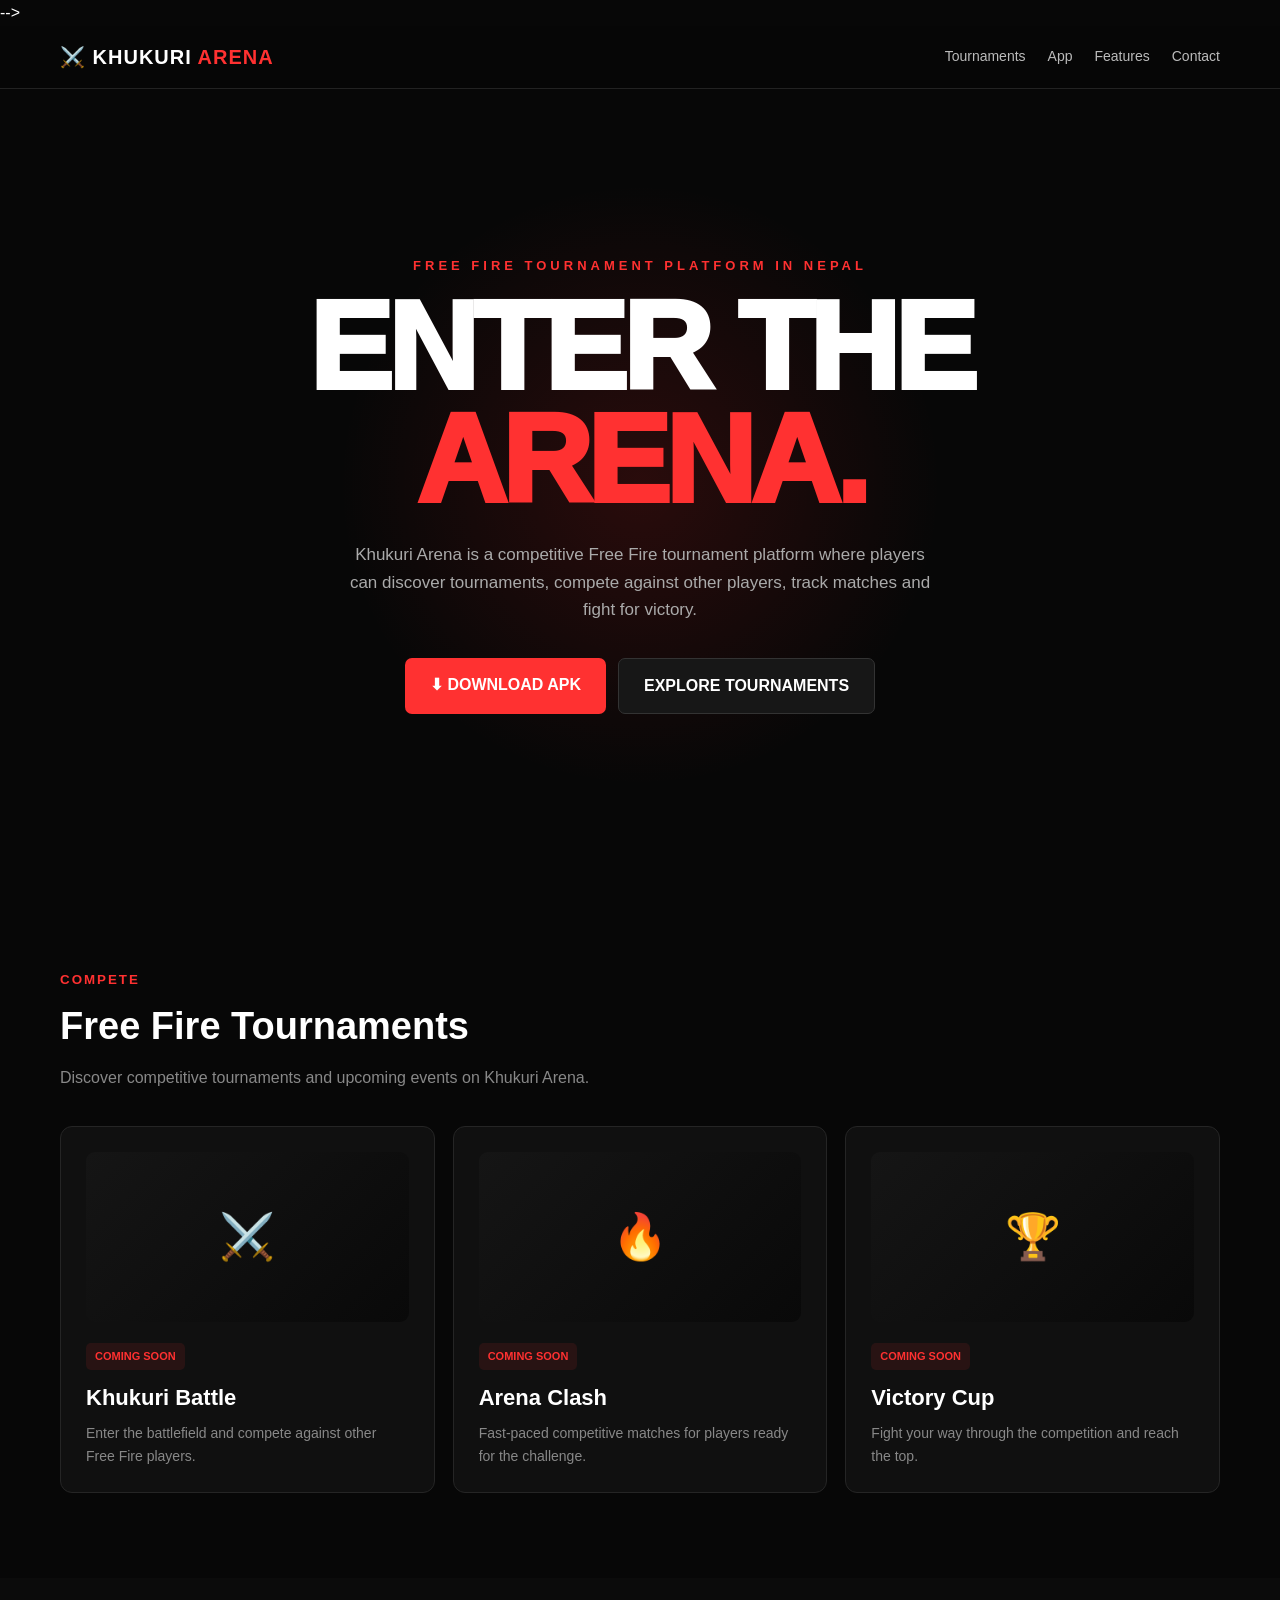
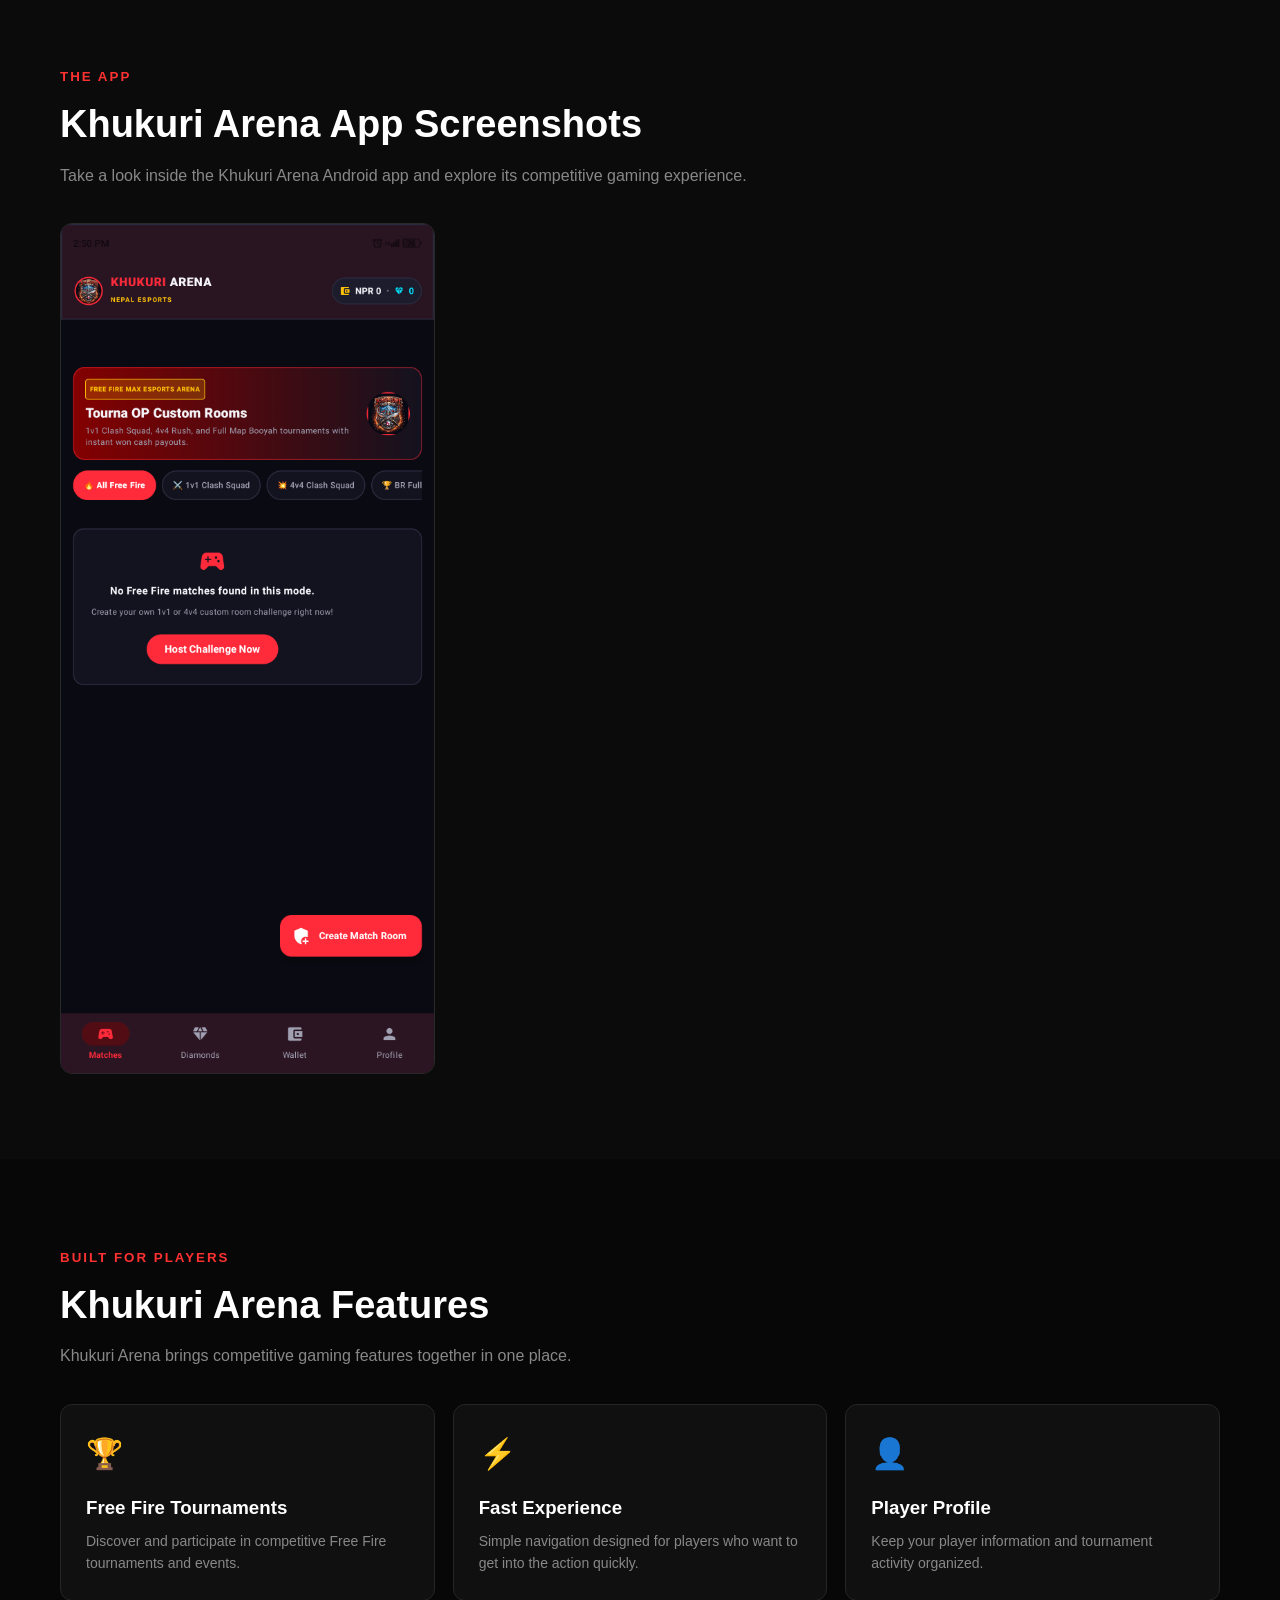
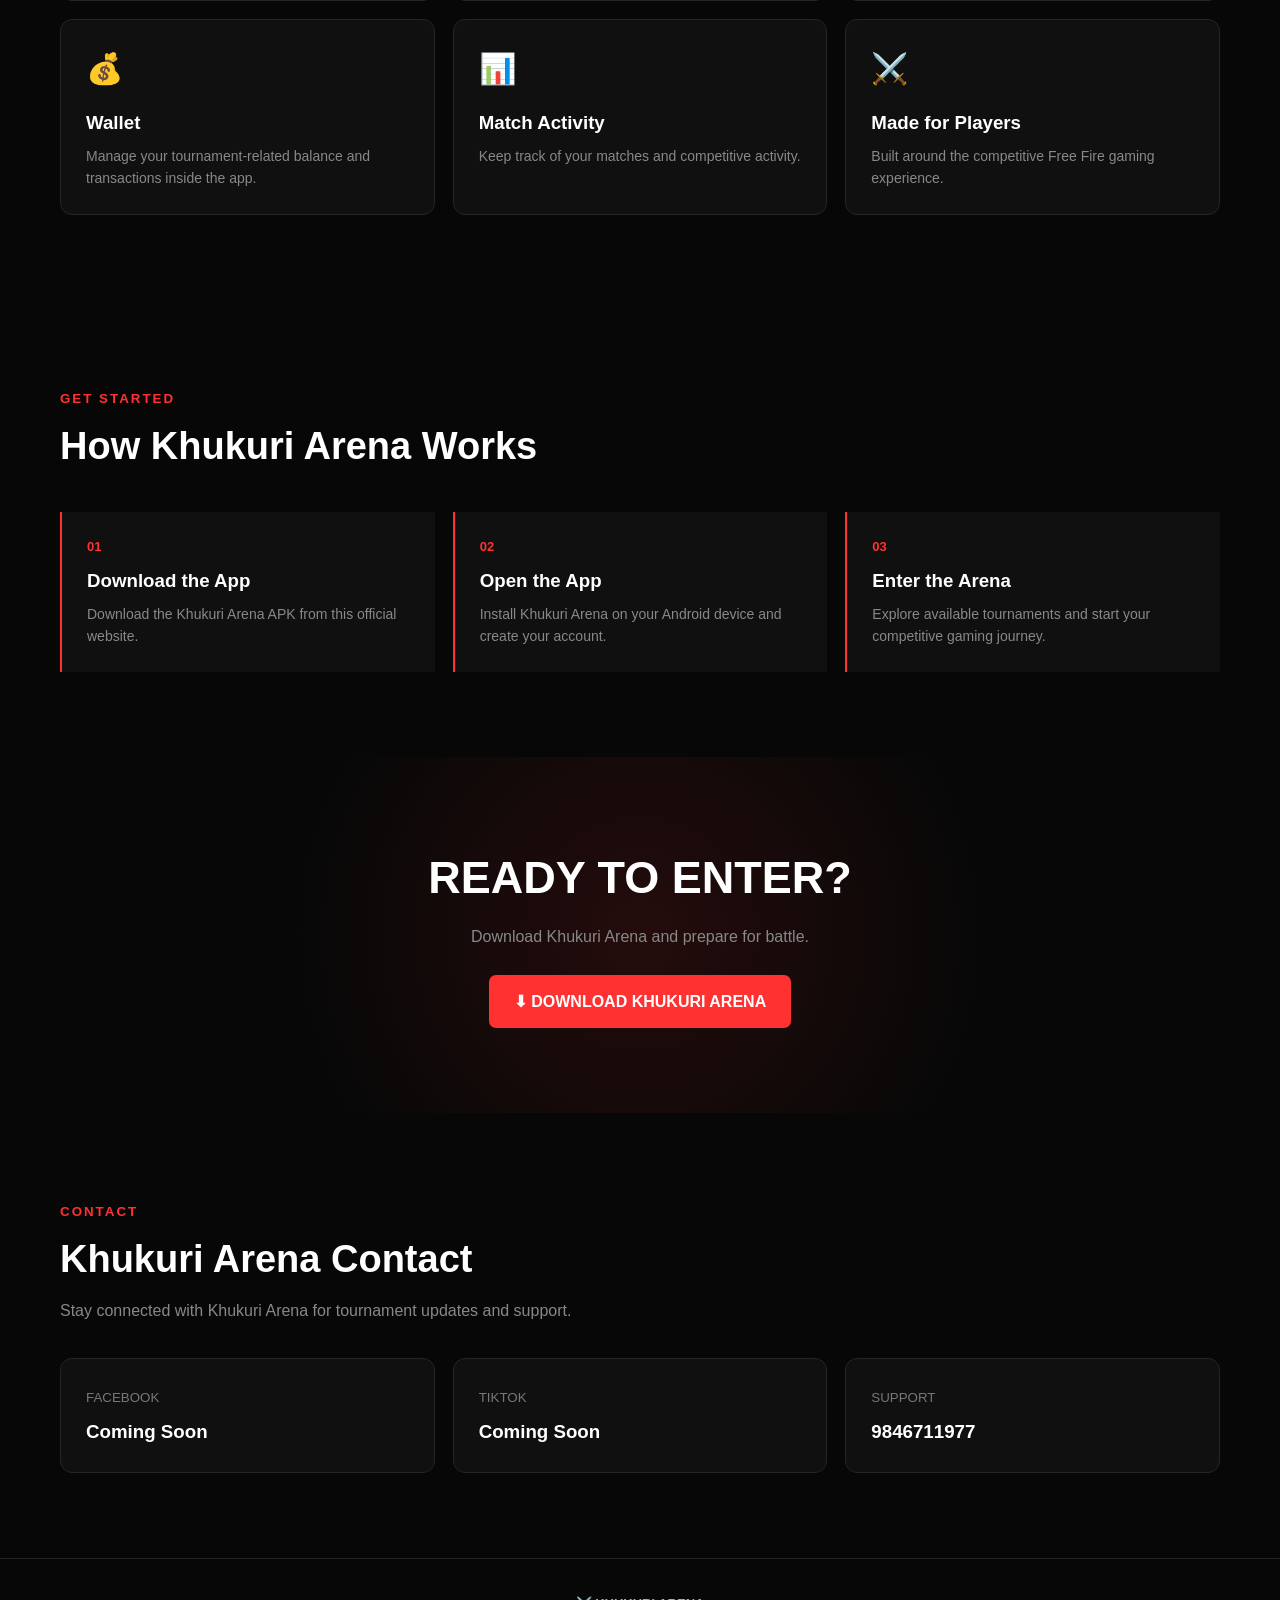
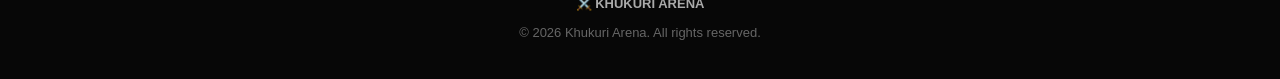
<file: index.html>
<!DOCTYPE html><html lang="en">
<head>
  <meta charset="UTF-8"><meta
name="viewport"
content="width=device-width, initial-scale=1.0"

«»

  <!-- =========================
       PRIMARY SEO
  ========================= -->  <title>
    Khukuri Arena | Free Fire Tournament Platform in Nepal
  </title><meta
name="description"
content="Khukuri Arena is a Free Fire tournament platform for competitive players in Nepal. Download the Android app, discover tournaments, track matches and compete in the arena."

«»

<meta
name="keywords"
content="Khukuri Arena, Free Fire tournament Nepal, Free Fire tournaments, Nepal gaming tournament, Free Fire competition Nepal, Khukuri Arena app, gaming tournament platform Nepal"

«»

<meta
name="author"
content="Khukuri Arena"

«»

<meta
name="robots"
content="index, follow, max-image-preview:large, max-snippet:-1, max-video-preview:-1"

«»

<meta
name="theme-color"
content="#070707"

«»

  <!-- Canonical URL -->  <link
    rel="canonical"
    href="https://duopixelstudio6.github.io/Khukuri-Arena-/"
  >  <!-- =========================
       OPEN GRAPH / FACEBOOK
  ========================= --><meta
property="og:type"
content="website"

«»

<meta
property="og:title"
content="Khukuri Arena | Free Fire Tournament Platform in Nepal"

«»

<meta
property="og:description"
content="Enter the Khukuri Arena. Discover Free Fire tournaments, compete with other players and download the Khukuri Arena Android app."

«»

<meta
property="og:url"
content="https://duopixelstudio6.github.io/Khukuri-Arena-/"

«»

<meta
property="og:site_name"
content="Khukuri Arena"

«»

  <!--
    If you later add an OG image, use:
    https://duopixelstudio6.github.io/Khukuri-Arena-/og-image.jpg

    <meta property="og:image"
          content="https://duopixelstudio6.github.io/Khukuri-Arena-/og-image.jpg">
  -->  <!-- =========================
       TWITTER / X
  ========================= --><meta
name="twitter:card"
content="summary_large_image"

«»

<meta
name="twitter:title"
content="Khukuri Arena | Free Fire Tournament Platform"

«»

<meta
name="twitter:description"
content="Discover Free Fire tournaments, compete with other players and enter the Khukuri Arena."

«»

  <!-- =========================
       STRUCTURED DATA
  ========================= -->  <script type="application/ld+json">
  {
    "@context": "https://schema.org",
    "@type": "WebSite",
    "name": "Khukuri Arena",
    "url": "https://duopixelstudio6.github.io/Khukuri-Arena-/",
    "description": "Khukuri Arena is a Free Fire tournament platform for competitive players in Nepal.",
    "inLanguage": "en"
  }
  </script>  <script type="application/ld+json">
  {
    "@context": "https://schema.org",
    "@type": "MobileApplication",
    "name": "Khukuri Arena",
    "description": "Khukuri Arena is a Free Fire tournament platform for competitive players.",
    "applicationCategory": "GameApplication",
    "operatingSystem": "Android",
    "url": "https://duopixelstudio6.github.io/Khukuri-Arena-/",
    "downloadUrl": "https://duopixelstudio6.github.io/Khukuri-Arena-/Khukuri-Arena.apk"
  }
  </script>  <style>

    * {
      margin: 0;
      padding: 0;
      box-sizing: border-box;
    }

    html {
      scroll-behavior: smooth;
    }

    body {
      font-family: Arial, Helvetica, sans-serif;
      background: #070707;
      color: #ffffff;
      line-height: 1.6;
      overflow-x: hidden;
    }

    a {
      color: inherit;
      text-decoration: none;
    }

    button {
      font: inherit;
    }


    /* =========================
       NAVBAR
    ========================= */

    nav {
      position: sticky;
      top: 0;
      z-index: 100;

      background: rgba(7, 7, 7, 0.96);
      border-bottom: 1px solid #222;

      backdrop-filter: blur(10px);
    }

    .nav-inner {
      max-width: 1200px;
      margin: auto;

      padding: 15px 20px;

      display: flex;
      align-items: center;
      justify-content: space-between;
      gap: 20px;
    }

    .logo {
      font-size: 20px;
      font-weight: 900;
      letter-spacing: 1px;
      white-space: nowrap;
    }

    .logo span {
      color: #ff3131;
    }

    .nav-links {
      display: flex;
      gap: 22px;

      font-size: 14px;
      color: #bbbbbb;
    }

    .nav-links a:hover {
      color: #ffffff;
    }


    /* =========================
       HERO
    ========================= */

    .hero {
      min-height: 88vh;

      display: flex;
      align-items: center;
      justify-content: center;

      text-align: center;

      padding: 70px 20px;

      background:
        radial-gradient(
          circle at center,
          rgba(255, 40, 40, 0.14),
          transparent 40%
        ),
        #070707;
    }

    .hero-content {
      max-width: 850px;
    }

    .hero-small {
      color: #ff3131;

      font-weight: 800;
      letter-spacing: 4px;

      font-size: 13px;

      margin-bottom: 15px;
    }

    .hero h1 {
      font-size: clamp(55px, 12vw, 125px);

      line-height: 0.9;

      font-weight: 1000;

      letter-spacing: -5px;

      margin-bottom: 25px;
    }

    .hero h1 span {
      color: #ff3131;
    }

    .hero p {
      color: #aaaaaa;

      max-width: 600px;

      margin: auto;

      font-size: 17px;
    }

    .hero-buttons {
      margin-top: 35px;

      display: flex;
      justify-content: center;

      flex-wrap: wrap;

      gap: 12px;
    }

    .btn {
      border: none;

      cursor: pointer;

      padding: 14px 25px;

      border-radius: 7px;

      font-weight: 800;

      transition: 0.2s;

      display: inline-block;
    }

    .btn-red {
      background: #ff3131;
      color: #ffffff;
    }

    .btn-red:hover {
      transform: translateY(-2px);
      background: #ff4545;
    }

    .btn-dark {
      background: #171717;

      border: 1px solid #333333;

      color: #ffffff;
    }

    .btn-dark:hover {
      background: #222222;
    }


    /* =========================
       GENERAL SECTIONS
    ========================= */

    section {
      max-width: 1200px;

      margin: auto;

      padding: 85px 20px;
    }

    .section-title {
      margin-bottom: 35px;
    }

    .section-title small {
      color: #ff3131;

      font-weight: 800;

      letter-spacing: 2px;
    }

    .section-title h2 {
      font-size: 38px;

      margin-top: 5px;
    }

    .section-title p {
      color: #888888;

      margin-top: 8px;
    }


    /* =========================
       TOURNAMENTS
    ========================= */

    .tournament-grid {
      display: grid;

      grid-template-columns:
        repeat(3, 1fr);

      gap: 18px;
    }

    .card {
      background: #101010;

      border: 1px solid #252525;

      border-radius: 12px;

      padding: 25px;

      transition: 0.25s;
    }

    .card:hover {
      transform: translateY(-4px);

      border-color: #444444;
    }

    .tournament-image {
      height: 170px;

      border-radius: 9px;

      background:
        linear-gradient(
          135deg,
          #151515,
          #090909
        );

      display: flex;

      align-items: center;
      justify-content: center;

      font-size: 45px;

      margin-bottom: 20px;
    }

    .tag {
      display: inline-block;

      font-size: 11px;

      font-weight: 800;

      color: #ff3131;

      background:
        rgba(255, 49, 49, 0.1);

      padding: 5px 9px;

      border-radius: 5px;

      margin-bottom: 10px;
    }

    .card h3 {
      font-size: 22px;

      margin-bottom: 7px;
    }

    .card p {
      color: #888888;

      font-size: 14px;
    }


    /* =========================
       SCREENSHOTS
    ========================= */

    .screenshots-section {
      background: #0b0b0b;

      max-width: none;
    }

    .screenshots-inner {
      max-width: 1200px;

      margin: auto;

      padding: 0 20px;
    }

    .screenshots-grid {
      display: grid;

      grid-template-columns:
        repeat(3, 1fr);

      gap: 18px;
    }

    .screenshot-box {
      background: #111111;

      border: 1px solid #292929;

      border-radius: 12px;

      overflow: hidden;
    }

    .screenshot-box img {
      width: 100%;

      height: auto;

      display: block;
    }


    /* =========================
       FEATURES
    ========================= */

    .feature-grid {
      display: grid;

      grid-template-columns:
        repeat(3, 1fr);

      gap: 18px;
    }

    .feature {
      background: #101010;

      border: 1px solid #252525;

      border-radius: 12px;

      padding: 25px;
    }

    .feature-icon {
      font-size: 30px;

      margin-bottom: 15px;
    }

    .feature h3 {
      margin-bottom: 7px;
    }

    .feature p {
      color: #888888;

      font-size: 14px;
    }


    /* =========================
       HOW IT WORKS
    ========================= */

    .steps {
      display: grid;

      grid-template-columns:
        repeat(3, 1fr);

      gap: 18px;
    }

    .step {
      padding: 25px;

      border-left: 2px solid #ff3131;

      background: #101010;
    }

    .step-number {
      color: #ff3131;

      font-size: 13px;

      font-weight: 900;

      margin-bottom: 8px;
    }

    .step h3 {
      margin-bottom: 7px;
    }

    .step p {
      color: #888888;

      font-size: 14px;
    }


    /* =========================
       CTA
    ========================= */

    .cta {
      text-align: center;

      background:
        radial-gradient(
          circle at center,
          rgba(255, 49, 49, 0.12),
          transparent 55%
        ),
        #070707;
    }

    .cta h2 {
      font-size: 45px;

      margin-bottom: 10px;
    }

    .cta p {
      color: #888888;

      margin-bottom: 25px;
    }


    /* =========================
       CONTACT
    ========================= */

    .contact-grid {
      display: grid;

      grid-template-columns:
        repeat(3, 1fr);

      gap: 18px;
    }

    .contact-card {
      padding: 25px;

      background: #101010;

      border: 1px solid #252525;

      border-radius: 12px;
    }

    .contact-card small {
      color: #777777;
    }

    .contact-card h3 {
      margin-top: 7px;
    }


    /* =========================
       FOOTER
    ========================= */

    footer {
      border-top: 1px solid #222222;

      padding: 35px 20px;

      text-align: center;

      color: #666666;

      font-size: 13px;
    }

    .footer-logo {
      color: #aaaaaa;

      font-weight: 900;

      margin-bottom: 8px;
    }


    /* =========================
       MOBILE
    ========================= */

    @media (max-width: 800px) {

      .nav-links {
        display: none;
      }

      .tournament-grid,
      .feature-grid,
      .steps,
      .contact-grid {
        grid-template-columns: 1fr;
      }

      .screenshots-grid {
        grid-template-columns: 1fr;
      }

      .hero {
        min-height: 80vh;
      }

      .hero h1 {
        letter-spacing: -3px;
      }

      .section-title h2 {
        font-size: 31px;
      }

      .cta h2 {
        font-size: 35px;
      }

    }

  </style></head><body>  <!-- =========================
       NAVIGATION
  ========================= -->  <nav aria-label="Main navigation"><div class="nav-inner">

  <a
    href="#"
    class="logo"
    aria-label="Khukuri Arena home"
  >
    ⚔️ KHUKURI <span>ARENA</span>
  </a>

  <div class="nav-links">

    <a href="#tournaments">
      Tournaments
    </a>

    <a href="#screenshots">
      App
    </a>

    <a href="#features">
      Features
    </a>

    <a href="#contact">
      Contact
    </a>

  </div>

</div>

  </nav>  <!-- =========================
       HERO
  ========================= -->  <header class="hero"><div class="hero-content">

  <div class="hero-small">
    FREE FIRE TOURNAMENT PLATFORM IN NEPAL
  </div>

  <h1>
    ENTER THE <span>ARENA.</span>
  </h1>

  <p>
    Khukuri Arena is a competitive Free Fire tournament
    platform where players can discover tournaments,
    compete against other players, track matches and
    fight for victory.
  </p>

  <div class="hero-buttons">

    <a
      class="btn btn-red"
      href="Khukuri-Arena.apk"
      download
      aria-label="Download Khukuri Arena Android APK"
    >
      ⬇ DOWNLOAD APK
    </a>

    <a
      class="btn btn-dark"
      href="#tournaments"
    >
      EXPLORE TOURNAMENTS
    </a>

  </div>

</div>

  </header>  <!-- =========================
       TOURNAMENTS
  ========================= -->  <section
    id="tournaments"
    aria-labelledby="tournaments-title"
  ><div class="section-title">

  <small>
    COMPETE
  </small>

  <h2 id="tournaments-title">
    Free Fire Tournaments
  </h2>

  <p>
    Discover competitive tournaments and upcoming
    events on Khukuri Arena.
  </p>

</div>


<div class="tournament-grid">


  <article class="card">

    <div
      class="tournament-image"
      aria-hidden="true"
    >
      ⚔️
    </div>

    <span class="tag">
      COMING SOON
    </span>

    <h3>
      Khukuri Battle
    </h3>

    <p>
      Enter the battlefield and compete
      against other Free Fire players.
    </p>

  </article>



  <article class="card">

    <div
      class="tournament-image"
      aria-hidden="true"
    >
      🔥
    </div>

    <span class="tag">
      COMING SOON
    </span>

    <h3>
      Arena Clash
    </h3>

    <p>
      Fast-paced competitive matches
      for players ready for the challenge.
    </p>

  </article>



  <article class="card">

    <div
      class="tournament-image"
      aria-hidden="true"
    >
      🏆
    </div>

    <span class="tag">
      COMING SOON
    </span>

    <h3>
      Victory Cup
    </h3>

    <p>
      Fight your way through the competition
      and reach the top.
    </p>

  </article>


</div>

  </section>  <!-- =========================
       APP SCREENSHOTS
  ========================= -->  <div
    class="screenshots-section"
    id="screenshots"
  ><section aria-labelledby="screenshots-title">

  <div class="section-title">

    <small>
      THE APP
    </small>

    <h2 id="screenshots-title">
      Khukuri Arena App Screenshots
    </h2>

    <p>
      Take a look inside the Khukuri Arena Android app
      and explore its competitive gaming experience.
    </p>

  </div>


  <div class="screenshots-grid">


    <div class="screenshot-box">

      <img
        src="screenshot.jpg"
        alt="Khukuri Arena Free Fire tournament Android app screenshot"
        loading="lazy"
        width="1200"
        height="800"
      >

    </div>


  </div>

</section>

  </div>  <!-- =========================
       FEATURES
  ========================= -->  <section
    id="features"
    aria-labelledby="features-title"
  ><div class="section-title">

  <small>
    BUILT FOR PLAYERS
  </small>

  <h2 id="features-title">
    Khukuri Arena Features
  </h2>

  <p>
    Khukuri Arena brings competitive gaming
    features together in one place.
  </p>

</div>


<div class="feature-grid">


  <article class="feature">

    <div
      class="feature-icon"
      aria-hidden="true"
    >
      🏆
    </div>

    <h3>
      Free Fire Tournaments
    </h3>

    <p>
      Discover and participate in competitive
      Free Fire tournaments and events.
    </p>

  </article>



  <article class="feature">

    <div
      class="feature-icon"
      aria-hidden="true"
    >
      ⚡
    </div>

    <h3>
      Fast Experience
    </h3>

    <p>
      Simple navigation designed for players
      who want to get into the action quickly.
    </p>

  </article>



  <article class="feature">

    <div
      class="feature-icon"
      aria-hidden="true"
    >
      👤
    </div>

    <h3>
      Player Profile
    </h3>

    <p>
      Keep your player information and
      tournament activity organized.
    </p>

  </article>



  <article class="feature">

    <div
      class="feature-icon"
      aria-hidden="true"
    >
      💰
    </div>

    <h3>
      Wallet
    </h3>

    <p>
      Manage your tournament-related balance
      and transactions inside the app.
    </p>

  </article>



  <article class="feature">

    <div
      class="feature-icon"
      aria-hidden="true"
    >
      📊
    </div>

    <h3>
      Match Activity
    </h3>

    <p>
      Keep track of your matches and
      competitive activity.
    </p>

  </article>



  <article class="feature">

    <div
      class="feature-icon"
      aria-hidden="true"
    >
      ⚔️
    </div>

    <h3>
      Made for Players
    </h3>

    <p>
      Built around the competitive
      Free Fire gaming experience.
    </p>

  </article>


</div>

  </section>  <!-- =========================
       HOW IT WORKS
  ========================= -->  <section aria-labelledby="how-title"><div class="section-title">

  <small>
    GET STARTED
  </small>

  <h2 id="how-title">
    How Khukuri Arena Works
  </h2>

</div>


<div class="steps">


  <article class="step">

    <div class="step-number">
      01
    </div>

    <h3>
      Download the App
    </h3>

    <p>
      Download the Khukuri Arena APK
      from this official website.
    </p>

  </article>



  <article class="step">

    <div class="step-number">
      02
    </div>

    <h3>
      Open the App
    </h3>

    <p>
      Install Khukuri Arena on your Android
      device and create your account.
    </p>

  </article>



  <article class="step">

    <div class="step-number">
      03
    </div>

    <h3>
      Enter the Arena
    </h3>

    <p>
      Explore available tournaments and
      start your competitive gaming journey.
    </p>

  </article>


</div>

  </section>  <!-- =========================
       DOWNLOAD CTA
  ========================= -->  <section
    class="cta"
    aria-labelledby="download-title"
  ><h2 id="download-title">
  READY TO ENTER?
</h2>

<p>
  Download Khukuri Arena and prepare for battle.
</p>

<a
  class="btn btn-red"
  href="Khukuri-Arena.apk"
  download
  aria-label="Download Khukuri Arena Android application"
>
  ⬇ DOWNLOAD KHUKURI ARENA
</a>

  </section>  <!-- =========================
       CONTACT
  ========================= -->  <section
    id="contact"
    aria-labelledby="contact-title"
  ><div class="section-title">

  <small>
    CONTACT
  </small>

  <h2 id="contact-title">
    Khukuri Arena Contact
  </h2>

  <p>
    Stay connected with Khukuri Arena for
    tournament updates and support.
  </p>

</div>


<div class="contact-grid">


  <article class="contact-card">

    <small>
      FACEBOOK
    </small>

    <h3>
      Coming Soon
    </h3>

  </article>



  <article class="contact-card">

    <small>
      TIKTOK
    </small>

    <h3>
      Coming Soon
    </h3>

  </article>



  <article class="contact-card">

    <small>
      SUPPORT
    </small>

    <h3>

      <a
        href="tel:+9779846711977"
        aria-label="Call Khukuri Arena support"
      >
        9846711977
      </a>

    </h3>

  </article>


</div>

  </section>  <!-- =========================
       FOOTER
  ========================= -->  <footer><div class="footer-logo">
  ⚔️ KHUKURI ARENA
</div>

<div>
  © 2026 Khukuri Arena. All rights reserved.
</div>

  </footer></body>
                          </html>
</file>
